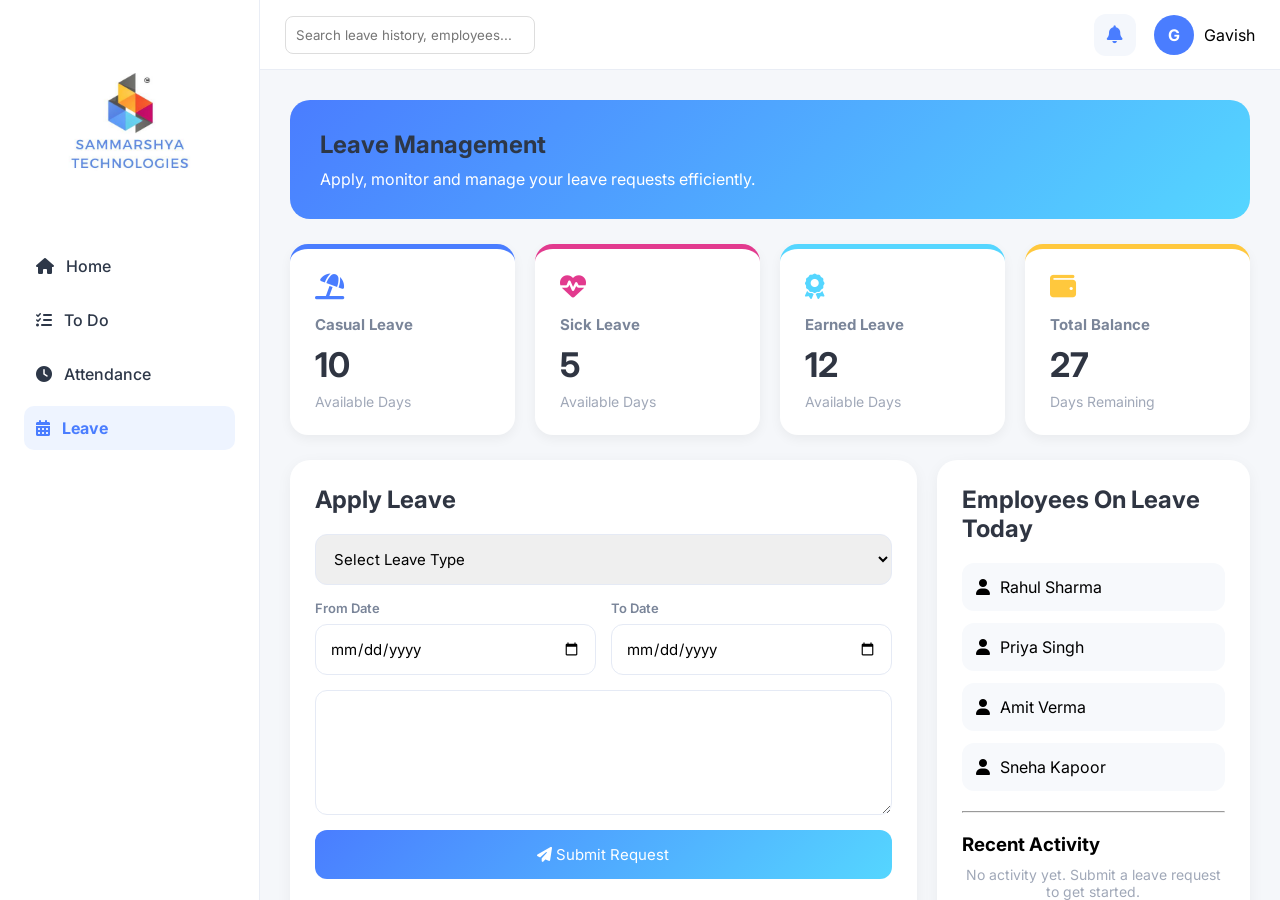
<file: leave.html>
<!DOCTYPE html>
<html lang="en">

<head>
    <meta charset="UTF-8">
    <meta name="viewport" content="width=device-width, initial-scale=1.0">
    <title>Leave Management | Sammarshya Employee Portal</title>

    <link rel="icon" type="image/jpeg" href="assets/logo/logo.jpeg">
    <link rel="preconnect" href="https://fonts.googleapis.com">
    <link rel="preconnect" href="https://fonts.gstatic.com" crossorigin>
    <link href="https://fonts.googleapis.com/css2?family=Inter:wght@400;500;600;700;800&display=swap" rel="stylesheet">

    <link rel="stylesheet" href="css/style.css">
    <link rel="stylesheet" href="css/leave.css">

    <link rel="stylesheet" href="https://cdnjs.cloudflare.com/ajax/libs/font-awesome/6.5.1/css/all.min.css">
    <link rel="stylesheet" href="css/responsive.css">
</head>

<body data-page="leave">

    <div class="container">

        <!-- SIDEBAR -->

        <aside class="sidebar">

            <div class="logo-section">
                <a href="index.html" class="logo-link" aria-label="Go to Home">
                    <img src="assets/logo/logo.jpeg" alt="Logo">
                </a>
            </div>

            <nav class="menu">

                <a href="index.html" class="menu-item">
                    <i class="fa-solid fa-house"></i>
                    Home
                </a>

                <a href="todo.html" class="menu-item">
                    <i class="fa-solid fa-list-check"></i>
                    To Do
                </a>

                <a href="attendance.html" class="menu-item">
                    <i class="fa-solid fa-clock"></i>
                    Attendance
                </a>

                <a href="leave.html" class="menu-item active">
                    <i class="fa-solid fa-calendar-days"></i>
                    Leave
                </a>

            </nav>

        </aside>

        <!-- Sidebar overlay (mobile/tablet) -->
        <div class="sidebar-overlay" id="sidebarOverlay"></div>

        <!-- MAIN CONTENT -->

        <main class="main-content">

            <!-- NAVBAR -->

            <header class="navbar">

                <button class="menu-toggle" id="menuToggle" aria-label="Toggle menu">
                    <i class="fa-solid fa-bars"></i>
                </button>

                <div class="search-box">
                    <input type="text" id="searchInput" placeholder="Search leave history, employees...">
                </div>

                <div class="nav-right">

                    <button class="icon-btn">
                        <i class="fa-solid fa-bell"></i>
                    </button>

                    <div class="profile">

                        <div class="avatar">
                            G
                        </div>

                        <span>Gavish</span>

                    </div>

                </div>

            </header>

            <!-- PAGE CONTENT -->

            <section class="content">

                <!-- HERO -->

                <div class="hero-banner">

                    <h1>Leave Management</h1>

                    <p>
                        Apply, monitor and manage your leave requests efficiently.
                    </p>

                </div>

                <!-- LEAVE BALANCE -->

                <div class="leave-balance">

                    <div class="balance-card casual">

                        <i class="fa-solid fa-umbrella-beach"></i>

                        <h3>Casual Leave</h3>

                        <h2 id="casualBalance">10</h2>

                        <p>Available Days</p>

                    </div>

                    <div class="balance-card sick">

                        <i class="fa-solid fa-heart-pulse"></i>

                        <h3>Sick Leave</h3>

                        <h2 id="sickBalance">5</h2>

                        <p>Available Days</p>

                    </div>

                    <div class="balance-card earned">

                        <i class="fa-solid fa-award"></i>

                        <h3>Earned Leave</h3>

                        <h2 id="earnedBalance">12</h2>

                        <p>Available Days</p>

                    </div>

                    <div class="balance-card total">

                        <i class="fa-solid fa-wallet"></i>

                        <h3>Total Balance</h3>

                        <h2 id="totalBalance">27</h2>

                        <p>Days Remaining</p>

                    </div>

                </div>

                <p id="searchNoResults" class="search-no-results" hidden>
                    No matches found. Try a different search term.
                </p>

                <!-- APPLY LEAVE + TEAM STATUS -->

                <div class="leave-top-grid">

                    <!-- LEFT SIDE -->

                    <div class="leave-form-card">

                        <h2>Apply Leave</h2>

                        <div class="leave-form">

                            <select id="leaveType">

                                <option value="">Select Leave Type</option>
                                <option>Casual Leave</option>
                                <option>Sick Leave</option>
                                <option>Earned Leave</option>

                            </select>

                            <div class="date-group">

                                <div class="date-field">
                                    <label>From Date</label>
                                    <input type="date" id="fromDate">
                                </div>

                                <div class="date-field">
                                    <label>To Date</label>
                                    <input type="date" id="toDate">
                                </div>

                            </div>

                            <textarea id="leaveReason" rows="5" placeholder="Reason for Leave">
    </textarea>

                            <button id="submitLeaveBtn">

                                <i class="fa-solid fa-paper-plane"></i>

                                Submit Request

                            </button>

                        </div>

                        <div class="approval-timeline">

                            <div class="step active">Applied</div>

                            <div class="line"></div>

                            <div class="step active">Manager Review</div>

                            <div class="line"></div>

                            <div class="step">HR Approval</div>

                            <div class="line"></div>

                            <div class="step">Completed</div>

                        </div>

                    </div>

                    <!-- RIGHT SIDE -->

                    <div class="team-leave-card">

                        <h2>Employees On Leave Today</h2>

                        <div class="employee-item searchable">
                            <i class="fa-solid fa-user"></i>
                            Rahul Sharma
                        </div>

                        <div class="employee-item searchable">
                            <i class="fa-solid fa-user"></i>
                            Priya Singh
                        </div>

                        <div class="employee-item searchable">
                            <i class="fa-solid fa-user"></i>
                            Amit Verma
                        </div>

                        <div class="employee-item searchable">
                            <i class="fa-solid fa-user"></i>
                            Sneha Kapoor
                        </div>

                        <hr style="margin:20px 0;">

                        <h3>Recent Activity</h3>

                        <div id="recentActivityList">
                            <p class="empty-state">No activity yet. Submit a leave request to get started.</p>
                        </div>

                    </div>

                </div>

                <!-- CALENDAR + ANALYTICS -->

                <div class="leave-middle-grid">

                    <!-- LEAVE CALENDAR -->

                    <div class="calendar-card">

                        <h2>Leave Calendar</h2>

                        <div class="leave-calendar">

                            <div class="calendar-header">

                                <button id="prevMonthBtn" type="button">
                                    <i class="fa-solid fa-chevron-left"></i>
                                </button>

                                <h3 id="calendarMonthYear"></h3>

                                <button id="nextMonthBtn" type="button">
                                    <i class="fa-solid fa-chevron-right"></i>
                                </button>

                            </div>

                            <div class="calendar-days">

                                <div>Sun</div>
                                <div>Mon</div>
                                <div>Tue</div>
                                <div>Wed</div>
                                <div>Thu</div>
                                <div>Fri</div>
                                <div>Sat</div>

                            </div>

                            <div class="calendar-grid" id="leaveCalendarGrid"></div>
                            <div class="leave-legend">

                                <div class="legend-item">
                                    <span class="legend-box approved-box"></span>
                                    <span>Approved Leave</span>
                                </div>

                                <div class="legend-item">
                                    <span class="legend-box pending-box"></span>
                                    <span>Pending Approval</span>
                                </div>

                                <div class="legend-item">
                                    <span class="legend-box rejected-box"></span>
                                    <span>Rejected Leave</span>
                                </div>

                            </div>
                        </div>

                    </div>



                    <!-- LEAVE ANALYTICS -->

                    <div class="summary-card">

                        <h2>Leave Analytics</h2>

                        <div class="analytics-circle">

                            <svg width="180" height="180" viewBox="0 0 180 180">

                                <defs>

                                    <linearGradient id="leaveGradient">

                                        <stop offset="0%" stop-color="#4A7DFF" />

                                        <stop offset="50%" stop-color="#55D6FF" />

                                        <stop offset="100%" stop-color="#E23A8E" />

                                    </linearGradient>

                                </defs>

                                <circle class="analytics-bg" cx="90" cy="90" r="70">
                                </circle>

                                <circle class="analytics-fill" id="leaveProgressRing" cx="90" cy="90" r="70">
                                </circle>

                            </svg>

                            <div class="circle-inner">

                                <h2 id="leaveUsedPercent">0%</h2>

                                <span>Used</span>

                            </div>

                        </div>

                        <div class="analytics-stats">

                            <div class="analytics-row">
                                <span>
                                    <i class="fa-solid fa-circle-check"></i>
                                    Approved
                                </span>
                                <strong id="approvedCount">0</strong>
                            </div>

                            <div class="analytics-row">
                                <span>
                                    <i class="fa-solid fa-hourglass-half"></i>
                                    Pending
                                </span>
                                <strong id="pendingCount">0</strong>
                            </div>

                            <div class="analytics-row">
                                <span>
                                    <i class="fa-solid fa-circle-xmark"></i>
                                    Rejected
                                </span>
                                <strong id="rejectedCount">0</strong>
                            </div>

                            <div class="analytics-row">
                                <span>
                                    <i class="fa-solid fa-calendar-check"></i>
                                    Used Leaves
                                </span>
                                <strong id="usedLeavesCount">0</strong>
                            </div>

                        </div>

                    </div>
                    <!-- LEAVE HISTORY -->

                    <div class="history-card">

                        <div class="history-header">

                            <h2>Leave History</h2>

                            <button id="exportLeaveBtn" type="button">
                                Export
                            </button>

                        </div>

                        <div class="table-scroll">
                            <table>

                                <thead>

                                    <tr>

                                        <th>Leave Type</th>

                                        <th>From</th>

                                        <th>To</th>

                                        <th>Days</th>

                                        <th>Status</th>

                                        <th>Action</th>

                                    </tr>

                                </thead>

                                <tbody id="leaveHistoryBody">

                                    <!-- Leave requests will be added automatically by JavaScript -->

                                </tbody>

                            </table>
                        </div>

                    </div>

            </section>

        </main>

    </div>

    <script src="js/leave.js"></script>
    <script src="js/search.js"></script>
    <script src="js/responsive.js"></script>

</body>

</html>
</file>
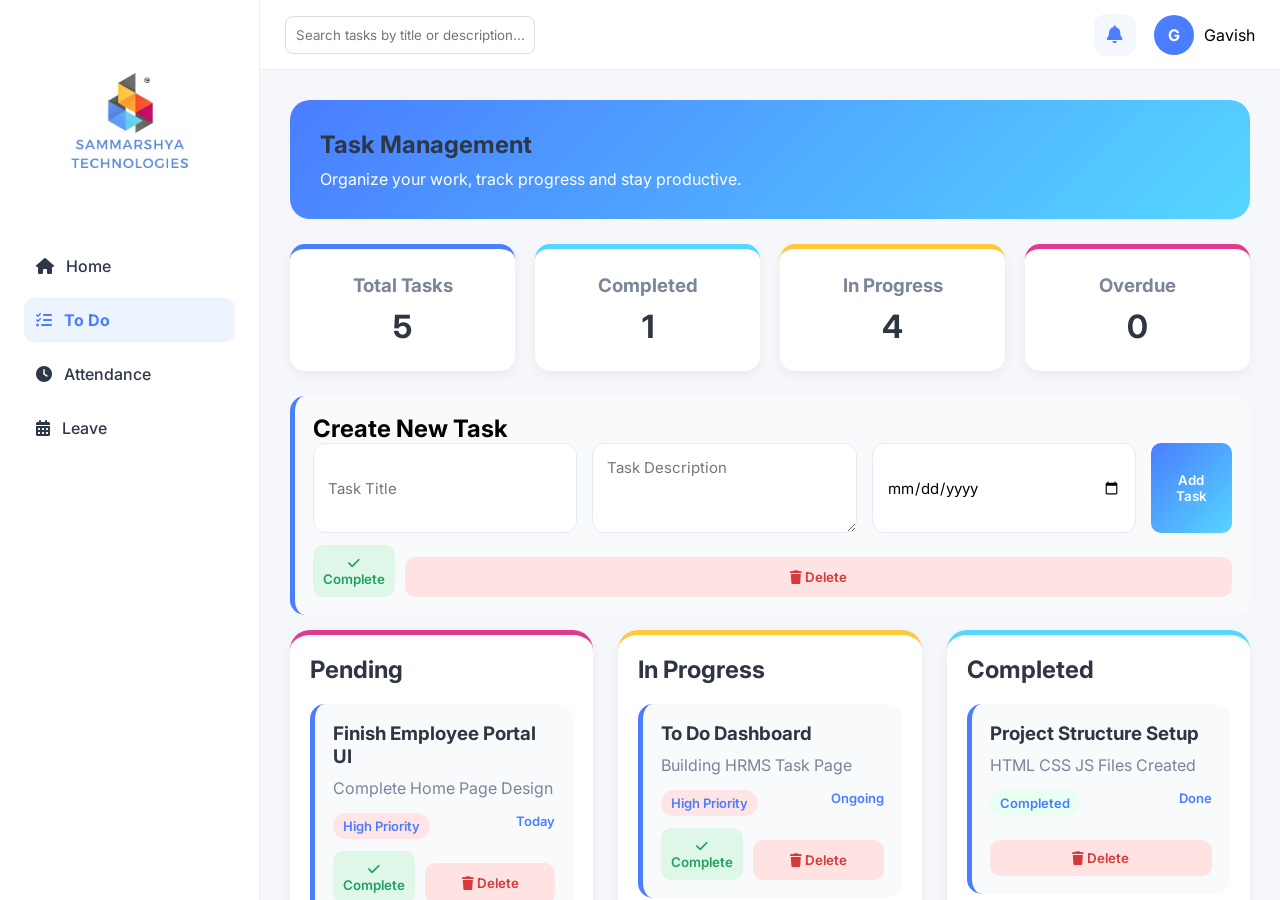
<file: todo.html>
<!DOCTYPE html>
<html lang="en">

<head>
    <meta charset="UTF-8">
    <meta name="viewport" content="width=device-width, initial-scale=1.0">
    <title>To Do | Sammarshya Employee Portal</title>

    <link rel="icon" type="image/jpeg" href="assets/logo/logo.jpeg">
    <link rel="preconnect" href="https://fonts.googleapis.com">
    <link rel="preconnect" href="https://fonts.gstatic.com" crossorigin>
    <link href="https://fonts.googleapis.com/css2?family=Inter:wght@400;500;600;700;800&display=swap" rel="stylesheet">

    <link rel="stylesheet" href="css/style.css">
    <link rel="stylesheet" href="css/todo.css">

    <link rel="stylesheet" href="https://cdnjs.cloudflare.com/ajax/libs/font-awesome/6.5.1/css/all.min.css">
    <link rel="stylesheet" href="css/responsive.css">
</head>

<body data-page="todo">

    <div class="container">

        <!-- SIDEBAR -->

        <aside class="sidebar">

            <div class="logo-section">
                <a href="index.html" class="logo-link" aria-label="Go to Home">
                    <img src="assets/logo/logo.jpeg" alt="Logo">
                </a>
            </div>

            <nav class="menu">

                <a href="index.html" class="menu-item">
                    <i class="fa-solid fa-house"></i>
                    Home
                </a>

                <a href="todo.html" class="menu-item active">
                    <i class="fa-solid fa-list-check"></i>
                    To Do
                </a>

                <a href="attendance.html" class="menu-item">
                    <i class="fa-solid fa-clock"></i>
                    Attendance
                </a>

                <a href="leave.html" class="menu-item">
                    <i class="fa-solid fa-calendar-days"></i>
                    Leave
                </a>

            </nav>

        </aside>

        <!-- Sidebar overlay (mobile/tablet) -->
        <div class="sidebar-overlay" id="sidebarOverlay"></div>

        <!-- MAIN CONTENT -->

        <main class="main-content">

            <!-- NAVBAR -->

            <header class="navbar">

                <button class="menu-toggle" id="menuToggle" aria-label="Toggle menu">
                    <i class="fa-solid fa-bars"></i>
                </button>

                <div class="search-box">
                    <input type="text" id="searchInput" placeholder="Search tasks by title or description...">
                </div>

                <div class="nav-right">

                    <button class="icon-btn">
                        <i class="fa-solid fa-bell"></i>
                    </button>

                    <div class="profile">

                        <div class="avatar">
                            G
                        </div>

                        <span>Gavish</span>

                    </div>

                </div>

            </header>

            <!-- PAGE CONTENT -->

            <section class="content">

                <!-- HERO -->

                <div class="hero-banner">

                    <h1>Task Management</h1>

                    <p>
                        Organize your work, track progress and stay productive.
                    </p>

                </div>

                <!-- STATS -->

                <div class="task-stats">

                    <div class="stat-card total">
                        <h3>Total Tasks</h3>
                        <h2 id="totalTasksCount">0</h2>
                    </div>

                    <div class="stat-card completed">
                        <h3>Completed</h3>
                        <h2 id="completedTasksCount">0</h2>
                    </div>

                    <div class="stat-card progress">
                        <h3>In Progress</h3>
                        <h2 id="pendingTasksCount">0</h2>
                    </div>

                    <div class="stat-card overdue">
                        <h3>Overdue</h3>
                        <h2 id="overdueTasksCount">0</h2>
                    </div>

                </div>

                <!-- ADD TASK -->

                <div class="task-card" draggable="true">

                    <h2>Create New Task</h2>

                    <div class="task-form">

                        <input type="text" id="taskInput" placeholder="Task Title">

                        <textarea id="taskDescription" placeholder="Task Description">
</textarea>

                        <input type="date" id="taskDate">

                        <button id="addTaskBtn">
                            Add Task
                        </button>
                    </div>

                </div>

                <p id="searchNoResults" class="search-no-results" hidden>
                    No matching tasks found. Try a different search term.
                </p>

                <!-- TASK BOARD -->

                <div class="task-board">

                    <!-- Pending -->
                    <div class="task-column dropzone" id="pendingColumn">

                        <h2>Pending</h2>

                        <div class="task-card" draggable="true">

                            <h3>Finish Employee Portal UI</h3>

                            <p>
                                Complete Home Page Design
                            </p>

                            <div class="task-footer">

                                <span class="priority high">
                                    High Priority
                                </span>

                                <span class="due-date">
                                    Today
                                </span>

                            </div>

                        </div>

                        <div class="task-card" draggable="true">

                            <h3>Meeting With Manager</h3>

                            <p>
                                Discuss Attendance Module
                            </p>

                            <div class="task-footer">

                                <span class="priority medium">
                                    Medium Priority
                                </span>

                                <span class="due-date">
                                    Tomorrow
                                </span>

                            </div>

                        </div>

                    </div>

                    <!-- In Progress -->

                    <div class="task-column dropzone" id="progressColumn">

                        <h2>In Progress</h2>

                        <div class="task-card" draggable="true">

                            <h3>To Do Dashboard</h3>

                            <p>
                                Building HRMS Task Page
                            </p>

                            <div class="task-footer">

                                <span class="priority high">
                                    High Priority
                                </span>

                                <span class="due-date">
                                    Ongoing
                                </span>

                            </div>

                        </div>

                    </div>

                    <!-- Completed -->

                    <!-- Completed -->

                    <div class="task-column dropzone" id="completedColumn">

                        <h2>Completed</h2>
                        <div class="task-card" draggable="true">

                            <h3>Project Structure Setup</h3>

                            <p>
                                HTML CSS JS Files Created
                            </p>

                            <div class="task-footer">

                                <span class="priority low">
                                    Completed
                                </span>

                                <span class="due-date">
                                    Done
                                </span>

                            </div>

                        </div>

                    </div>

                </div>

                <!-- RECENT ACTIVITY -->

                <div class="productivity-panel">

                    <div class="productivity-left">

                        <h2>Today's Productivity</h2>

                        <div class="progress-ring">

                            <svg width="180" height="180" viewBox="0 0 180 180">

                                <defs>
                                    <linearGradient id="gradient">
                                        <stop offset="0%" stop-color="#4A7DFF" />
                                        <stop offset="50%" stop-color="#55D6FF" />
                                        <stop offset="100%" stop-color="#E23A8E" />
                                    </linearGradient>
                                </defs>

                                <circle class="progress-bg" cx="90" cy="90" r="70"></circle>

                                <circle id="productivityRing" class="progress-fill" cx="90" cy="90" r="70">
                                </circle>

                            </svg>

                            <div class="progress-text">
                                <h2 id="efficiencyPercent">25%</h2>
                                <span>Efficiency</span>
                            </div>

                        </div>

                    </div>
                    <div class="productivity-right">

                        <div class="metric-card">
                            <h3>Tasks Completed</h3>
                            <p id="completedMetric">0</p>
                        </div>

                        <div class="metric-card">
                            <h3>Pending Tasks</h3>
                            <p id="pendingMetric">0</p>
                        </div>

                        <div class="metric-card">
                            <h3>Hours Worked</h3>
                            <p id="hoursWorkedMetric">7h 32m</p>
                        </div>

                        <div class="metric-card">
                            <h3>Efficiency</h3>
                            <p id="efficiencyMetric">0%</p>
                        </div>

                    </div>

                </div>
            </section>

        </main>

    </div>

    <script src="js/todo.js"></script>
    <script src="js/search.js"></script>
    <script src="js/responsive.js"></script>

</body>

</html>
</file>
<file: css/style.css>
/* RESET */

* {
    margin: 0;
    padding: 0;
    box-sizing: border-box;
    font-family: Arial, sans-serif;
}

/* COLORS */

:root {
    --primary: #4A7DFF;
    --secondary: #55D6FF;
    --yellow: #FFC83D;
    --pink: #E23A8E;
    --dark: #2D3748;
    --light: #F5F7FA;
    --white: #FFFFFF;
}

/* LAYOUT */

.container {
    display: flex;
    min-height: 100vh;
    background: var(--light);
}

/* SIDEBAR */

.sidebar {
    width: 260px;
    background: white;
    border-right: 1px solid #e9edf5;
    padding: 24px;

    position: fixed;
    left: 0;
    top: 0;
    height: 100vh;

    overflow: hidden;
}

.logo-section {
    margin-bottom: 40px;
    text-align: center;
}

.logo-section h2 {
    color: var(--primary);
}

.menu {
    display: flex;
    flex-direction: column;
    gap: 10px;
}

.menu-item {
    text-decoration: none;
    color: var(--dark);
    padding: 12px;
    border-radius: 10px;
    transition: 0.3s;

    display: flex;
    align-items: center;
    gap: 12px;

    font-weight: 500;
}

.menu-item:hover {
    background: #eef4ff;
}

.active {
    background: #eef4ff;
    color: var(--primary);
    font-weight: bold;
}

/* MAIN CONTENT */

.main-content {
    margin-left: 260px;
    flex: 1;
    height: 100vh;
    overflow-y: auto;
}

/* NAVBAR */

.navbar {
    height: 70px;
    background: white;

    display: flex;
    justify-content: space-between;
    align-items: center;

    padding: 0 25px;

    border-bottom: 1px solid #e9edf5;

    position: sticky;
    top: 0;
    z-index: 100;
}

body {
    overflow: hidden;
}

.search-box input {
    padding: 10px;
    width: 250px;
    border: 1px solid #ddd;
    border-radius: 8px;
}

.nav-right {
    display: flex;
    align-items: center;
    gap: 15px;
}

.icon-btn {
    border: none;
    background: none;
    font-size: 20px;
    cursor: pointer;
}



/* CONTENT */

.content {
    padding: 30px;
}

.content h1 {
    color: var(--dark);
    margin-bottom: 10px;
}

.menu-item {
    display: flex;
    align-items: center;
    gap: 12px;
}

.logo-section p {
    color: #7A8599;
    font-size: 14px;
}

.profile {
    display: flex;
    align-items: center;
    gap: 10px;
    cursor: pointer;
}

.avatar {
    width: 40px;
    height: 40px;

    border-radius: 50%;

    background: #4A7DFF;

    color: white;

    display: flex;
    justify-content: center;
    align-items: center;

    font-weight: bold;
}

.logo-section img {
    width: 180px;
    height: auto;
    display: block;
    margin: 0 auto 10px;
}

.nav-right {
    display: flex;
    align-items: center;
    gap: 18px;
}

.icon-btn {
    width: 42px;
    height: 42px;
    border: none;
    border-radius: 12px;
    background: #F4F7FC;
    cursor: pointer;

    display: flex;
    justify-content: center;
    align-items: center;

    transition: .3s;
}

.icon-btn i {
    font-size: 18px;
    color: #4A7DFF;
}

.icon-btn:hover {
    transform: translateY(-2px);
    background: #EAF0FF;
}
</file>
<file: css/leave.css>
/* HERO */

.hero-banner {
    background: linear-gradient(135deg,
            #4A7DFF,
            #55D6FF);

    color: white;

    padding: 30px;

    border-radius: 20px;

    margin-bottom: 25px;
}

/* LEAVE BALANCE */

.leave-balance {
    display: grid;

    grid-template-columns:
        repeat(4, 1fr);

    gap: 20px;

    margin-bottom: 25px;
}


.balance-card:hover {
    transform: translateY(-5px);
}

.balance-card h3 {
    font-size: 15px;
    margin-bottom: 10px;
}

.balance-card h2 {
    font-size: 34px;
    margin-bottom: 8px;
}

/* LEAVE BALANCE */

.leave-balance {
    display: grid;
    grid-template-columns: repeat(4, 1fr);
    gap: 20px;
    margin-bottom: 25px;
}

.balance-card {

    background: white;

    padding: 25px;

    border-radius: 18px;

    box-shadow:
        0 4px 12px rgba(0, 0, 0, 0.05);

    transition: 0.3s;
}

.balance-card:hover {

    transform: translateY(-5px);

    box-shadow:
        0 8px 20px rgba(0, 0, 0, 0.08);
}

.balance-card h3 {

    color: #7A8599;

    font-size: 15px;

    margin-bottom: 10px;
}

.balance-card h2 {

    color: #2F3542;

    font-size: 34px;

    margin-bottom: 8px;
}

.balance-card p {

    color: #A0A8B8;

    font-size: 14px;
}

/* TOP GRID */

.leave-top-grid {
    display: grid;
    grid-template-columns: 2fr 1fr;
    gap: 20px;
    margin-top: 25px;
}

/* APPLY FORM */

.leave-form-card,
.team-leave-card,
.calendar-card,
.summary-card,
.history-card {

    background: white;

    border-radius: 20px;

    padding: 25px;

    box-shadow:
        0 4px 15px rgba(0, 0, 0, 0.05);
}

.leave-form-card h2,
.team-leave-card h2,
.calendar-card h2,
.summary-card h2,
.history-card h2 {
    color: #2F3542;
    margin-bottom: 20px;
}

.leave-form {
    display: flex;

    flex-direction: column;

    gap: 15px;
}

.leave-form select,
.leave-form input,
.leave-form textarea {

    padding: 14px;

    border: 1px solid #E5EAF5;

    border-radius: 12px;

    font-size: 15px;

    outline: none;
}

.leave-form select:focus,
.leave-form input:focus,
.leave-form textarea:focus {

    border-color: #4A7DFF;
}

.leave-form button {

    border: none;

    padding: 15px;

    background:
        linear-gradient(135deg,
            #4A7DFF,
            #55D6FF);

    color: white;

    border-radius: 12px;

    font-size: 15px;

    cursor: pointer;

    transition: 0.3s;
}

.leave-form button:hover {
    transform: translateY(-3px);
}

/* TEAM CARD */

.employee-item {

    background: #F7F9FC;

    padding: 14px;

    border-radius: 12px;

    margin-bottom: 12px;

    display: flex;

    align-items: center;

    gap: 10px;
}

/* MIDDLE GRID */

.leave-middle-grid {

    display: grid;

    grid-template-columns:
        2fr 1fr;

    gap: 20px;

    margin-bottom: 25px;
}

.calendar-placeholder {

    height: 220px;

    border: 2px dashed #DDE5F2;

    border-radius: 15px;

    display: flex;

    flex-direction: column;

    justify-content: center;

    align-items: center;

    gap: 15px;
}

.calendar-placeholder i {
    font-size: 55px;
    color: #4A7DFF;
}

/* SUMMARY */

.summary-item {

    display: flex;

    justify-content: space-between;

    padding: 14px 0;

    border-bottom: 1px solid #F0F2F5;
}

.summary-item strong {
    color: #4A7DFF;
}

/* HISTORY */

.history-header {

    display: flex;

    justify-content: space-between;

    align-items: center;

    margin-bottom: 20px;
}

.history-header button {

    border: none;

    background: #4A7DFF;

    color: white;

    padding: 10px 18px;

    border-radius: 10px;

    cursor: pointer;
}

table {

    width: 100%;

    border-collapse: collapse;
}

th {

    text-align: left;

    padding: 15px;

    background: #F7F9FC;

    color: #2F3542;
}

td {

    padding: 15px;

    border-bottom: 1px solid #F0F2F5;
}

/* STATUS */

.approved {

    background: #DFF7E8;

    color: #22A060;

    padding: 6px 12px;

    border-radius: 20px;

    font-size: 13px;
}

.pending {

    background: #FFF3D9;

    color: #E19B00;

    padding: 6px 12px;

    border-radius: 20px;

    font-size: 13px;
}

.rejected {

    background: #FFE2E2;

    color: #D63939;

    padding: 6px 12px;

    border-radius: 20px;

    font-size: 13px;
}

.casual {
    border-top: 5px solid #4A7DFF;
}

.sick {
    border-top: 5px solid #E23A8E;
}

.earned {
    border-top: 5px solid #55D6FF;
}

.total {
    border-top: 5px solid #FFC83D;
}

.balance-card i {

    font-size: 26px;

    margin-bottom: 15px;
}

.casual i {
    color: #4A7DFF;
}

.sick i {
    color: #E23A8E;
}

.earned i {
    color: #55D6FF;
}

.total i {
    color: #FFC83D;
}

/* CALENDAR */

.leave-calendar {
    background: #fff;
}

.calendar-header {
    display: flex;
    justify-content: space-between;
    align-items: center;
    margin-bottom: 20px;
}

.calendar-header button {
    border: none;
    background: #F4F7FC;
    width: 38px;
    height: 38px;
    border-radius: 10px;
    cursor: pointer;
}

.calendar-header h3 {
    color: #2F3542;
}

.calendar-days {
    display: grid;
    grid-template-columns: repeat(7, 1fr);
    text-align: center;
    font-weight: 600;
    color: #7A8599;
    margin-bottom: 10px;
}

.calendar-grid {
    display: grid;
    grid-template-columns: repeat(7, 1fr);
    gap: 8px;
}

.calendar-grid div {

    height: 42px;

    display: flex;

    justify-content: center;

    align-items: center;

    border-radius: 10px;

    background: #F7F9FC;

    font-weight: 500;

    cursor: pointer;

    transition: 0.3s;
}

.calendar-grid div:hover {
    transform: translateY(-2px);
}

.empty {
    visibility: hidden;
}

.leave-approved {
    background: #DFF7E8 !important;
    color: #22A060;
    font-weight: 700;
}

.leave-pending {
    background: #FFF3D9 !important;
    color: #D49400;
    font-weight: 700;
}

.leave-rejected {
    background: #FFE2E2 !important;
    color: #D63939;
    font-weight: 700;
}

.activity-item {
    padding: 12px;
    margin-top: 10px;
    border-radius: 10px;
    font-size: 14px;
}

.approved-act {
    background: #DFF7E8;
    color: #22A060;
}

.pending-act {
    background: #FFF3D9;
    color: #D49400;
}

.rejected-act {
    background: #FFE2E2;
    color: #D63939;
}

.approval-timeline {

    display: flex;

    align-items: center;

    margin-top: 25px;
}

.step {

    background: #F4F7FC;

    padding: 10px 16px;

    border-radius: 20px;

    font-size: 13px;
}

.step.active {

    background: #4A7DFF;

    color: white;
}

.line {

    height: 2px;

    flex: 1;

    background: #DDE5F2;
}

/* ANALYTICS CARD */


.analytics-circle {

    position: relative;

    width: 180px;
    height: 180px;

    margin: 25px auto;
}

.circle-inner {
    width: 130px;
    height: 130px;
    background: white;
    border-radius: 50%;
}

.analytics-stats {

    margin-top: 25px;
}

.analytics-row {

    display: flex;

    justify-content: space-between;

    padding: 12px 0;

    border-bottom: 1px solid #F0F2F5;
}

.analytics-row span {

    color: #7A8599;
}

.analytics-row strong {

    color: #2F3542;
}

.history-header button {
    border: none;
    background: #4A7DFF;
    color: white;
    padding: 10px 18px;
    border-radius: 10px;
    cursor: pointer;
    font-weight: 600;
    transition: .3s;
}

.history-header button:hover {
    transform: translateY(-2px);
    box-shadow: 0 8px 20px rgba(74, 125, 255, .25);
}




.analytics-bg {

    fill: none;

    stroke: #E9EEF7;

    stroke-width: 12;
}

.analytics-fill {

    fill: none;

    stroke: url(#leaveGradient);

    stroke-width: 12;

    stroke-linecap: round;

    transform: rotate(-90deg);

    transform-origin: center;

    stroke-dasharray: 440;

    stroke-dashoffset: 110;
}

.circle-inner {
    width: 130px;
    height: 130px;
    background: white;
    border-radius: 50%;
}

.circle-inner h2 {
    margin: 0;
    font-size: 32px;
    color: #2F3542;
    line-height: 1;
}

.circle-inner span {
    margin-top: 6px;
    color: #7A8599;
    font-size: 14px;
}

.analytics-row i {

    color: #4A7DFF;

    margin-right: 8px;
}

/* ANALYTICS RING */

.analytics-circle {
    width: 180px;
    height: 180px;

    margin: 25px auto;

    position: relative;

    display: flex;
    justify-content: center;
    align-items: center;
}

.analytics-circle svg {
    position: absolute;
    top: 0;
    left: 0;
}

.analytics-bg {
    fill: none;
    stroke: #E9EEF7;
    stroke-width: 12;
}

.analytics-fill {
    fill: none;
    stroke: url(#leaveGradient);
    stroke-width: 12;
    stroke-linecap: round;

    transform: rotate(-90deg);
    transform-origin: center;

    stroke-dasharray: 440;
    stroke-dashoffset: 110;
}

.circle-inner {
    position: absolute;

    width: 130px;
    height: 130px;

    background: white;
    border-radius: 50%;

    display: flex;
    flex-direction: column;

    justify-content: center;
    align-items: center;

    box-shadow: 0 4px 12px rgba(0, 0, 0, 0.05);
}

.circle-inner h2 {
    margin: 0;
    font-size: 32px;
    font-weight: 700;
    color: #2F3542;
    line-height: 1;
}

.circle-inner span {
    margin-top: 6px;
    color: #7A8599;
    font-size: 14px;
}

.view-btn {
    border: none;

    background: linear-gradient(135deg,
            #4A7DFF,
            #55D6FF);

    color: white;

    padding: 8px 18px;

    border-radius: 30px;

    font-size: 13px;

    font-weight: 600;

    cursor: pointer;

    transition: all 0.3s ease;

    display: inline-flex;
    align-items: center;
    gap: 6px;

    box-shadow:
        0 4px 12px rgba(74, 125, 255, 0.25);
}

.view-btn:hover {

    transform: translateY(-2px);

    box-shadow:
        0 8px 18px rgba(74, 125, 255, 0.35);
}

.view-btn:active {

    transform: scale(0.96);
}

.leave-legend {

    display: flex;

    justify-content: center;

    gap: 30px;

    margin-top: 25px;

    padding: 16px 20px;

    background: #F8FAFD;

    border: 1px solid #E5EAF5;

    border-radius: 14px;

    flex-wrap: wrap;
}

.leave-legend .legend-item {

    display: flex;

    align-items: center;

    gap: 10px;

    font-size: 14px;

    font-weight: 600;

    color: #6B7280;
}

.leave-legend .legend-box {

    width: 18px;

    height: 18px;

    border-radius: 6px;
}

.approved-box {

    background: #DFF7E8;

    border: 1px solid #22A060;
}

.pending-box {

    background: #FFF3D9;

    border: 1px solid #D49400;
}

.rejected-box {

    background: #FFE2E2;

    border: 1px solid #D63939;
}

.date-group {
    display: flex;
    gap: 15px;
}

.date-field {
    flex: 1;
    display: flex;
    flex-direction: column;
}

.date-field label {
    font-size: 13px;
    font-weight: 600;
    color: #7A8599;
    margin-bottom: 8px;
}

.action-buttons {

    display: flex;

    gap: 8px;

    justify-content: center;

}

.approve-btn {

    background: #22A060;

    color: white;

    border: none;

    padding: 8px 12px;

    border-radius: 8px;

    cursor: pointer;

    font-size: 13px;

}

.reject-btn {

    background: #E23A3A;

    color: white;

    border: none;

    padding: 8px 12px;

    border-radius: 8px;

    cursor: pointer;

    font-size: 13px;

}

.delete-btn {

    background: #555;

    color: white;

    border: none;

    padding: 8px 12px;

    border-radius: 8px;

    cursor: pointer;

    font-size: 13px;

}

.status {

    padding: 6px 12px;

    border-radius: 30px;

    font-weight: 600;

}

.status.pending {

    background: #FFF4D6;

    color: #C88A00;

}

.status.approved {

    background: #DFF7E8;

    color: #22A060;

}

.status.rejected {

    background: #FFE2E2;

    color: #D63939;

}
</file>
<file: css/responsive.css>
/* ==========================================================================
   RESPONSIVE.CSS
   Shared responsive layer for the Sammarshya Employee Portal.
   Loaded last on every page so it can safely override the page-specific
   stylesheets (style.css + home/attendance/leave/todo.css) without editing
   them directly.

   Breakpoints:
     Desktop  : > 1024px  (default / unchanged design)
     Tablet   : 769px - 1024px
     Mobile   : <= 768px
     Small    : <= 480px
   ========================================================================== */

/* ---------- Professional typography ---------- */
* {
    font-family: 'Inter', Arial, sans-serif;
}

/* ---------- Search states ---------- */
.search-box input:focus {
    outline: none;
    border-color: var(--primary);
    box-shadow: 0 0 0 3px rgba(74, 125, 255, 0.12);
}

.search-no-results {
    text-align: center;
    color: #7A8599;
    background: #F7F9FC;
    border: 1px dashed #DCE3F0;
    border-radius: 14px;
    padding: 16px;
    margin: -6px 0 20px;
    font-size: 14px;
}

.empty-state {
    color: #A0A8B8;
    font-size: 14px;
    text-align: center;
    padding: 14px 0;
}

/* ---------- Global: never allow sideways scrolling ---------- */
html, body {
    max-width: 100%;
    overflow-x: hidden;
}

.container,
.main-content,
.content {
    max-width: 100%;
    overflow-x: hidden;
}

img, svg, table {
    max-width: 100%;
}

/* ---------- Clickable logo -> Home ---------- */
.logo-link {
    display: block;
    text-decoration: none;
    cursor: pointer;
}

/* ---------- Search: no-results state ---------- */
.search-no-results {
    text-align: center;
    color: #7A8599;
    background: #F7F9FC;
    border: 1px dashed #DCE3EE;
    border-radius: 14px;
    padding: 16px;
    margin-bottom: 20px;
    font-size: 14px;
}

/* ---------- Recent activity / empty states ---------- */
.empty-state {
    color: #A0A8B8;
    font-size: 14px;
    padding: 10px 0;
}

/* ---------- Hamburger menu button (desktop: hidden) ---------- */
.menu-toggle {
    display: none;
    width: 42px;
    height: 42px;
    border: none;
    border-radius: 12px;
    background: #F4F7FC;
    color: var(--primary);
    font-size: 18px;
    cursor: pointer;
    align-items: center;
    justify-content: center;
    flex-shrink: 0;
    transition: .3s;
}

.menu-toggle:hover {
    background: #EAF0FF;
}

/* ---------- Sidebar overlay (mobile/tablet drawer backdrop) ---------- */
.sidebar-overlay {
    display: none;
    position: fixed;
    inset: 0;
    background: rgba(20, 26, 41, 0.45);
    z-index: 1200;
    opacity: 0;
    transition: opacity .3s ease;
}

.sidebar-overlay.active {
    display: block;
    opacity: 1;
}

/* Prevent background scroll while the drawer is open */
body.sidebar-locked {
    overflow: hidden;
}

/* ==========================================================================
   TABLET & MOBILE (<= 1024px)
   Sidebar becomes an off-canvas drawer, opened via the hamburger button.
   ========================================================================== */
@media (max-width: 1024px) {

    .menu-toggle {
        display: flex;
    }

    .sidebar {
        width: 260px;
        transform: translateX(-100%);
        transition: transform .3s ease;
        z-index: 1300;
    }

    .sidebar.open {
        transform: translateX(0);
        box-shadow: 8px 0 30px rgba(0, 0, 0, .15);
    }

    .main-content {
        margin-left: 0;
        width: 100%;
    }

    .navbar {
        padding: 0 16px;
        gap: 12px;
    }

    .search-box {
        flex: 1;
        min-width: 0;
    }

    .search-box input {
        width: 100%;
        min-width: 0;
    }

    .nav-right span {
        display: none; /* keep the avatar, hide the name label to save space */
    }

    .content {
        padding: 20px;
    }

    /* ----- Home page ----- */
    .quick-access {
        grid-template-columns: repeat(2, 1fr);
    }

    .dashboard-grid {
        grid-template-columns: 1fr;
    }

    /* ----- Attendance page ----- */
    .attendance-stats {
        grid-template-columns: repeat(2, 1fr);
    }

    .attendance-top-grid,
    .attendance-middle-grid {
        grid-template-columns: 1fr;
    }

    /* ----- Leave page ----- */
    .leave-balance {
        grid-template-columns: repeat(2, 1fr);
    }

    .leave-top-grid,
    .leave-middle-grid {
        grid-template-columns: 1fr;
    }

    /* ----- To Do page ----- */
    .task-stats {
        grid-template-columns: repeat(2, 1fr);
    }

    .task-board {
        grid-template-columns: 1fr;
    }

    .productivity-panel {
        flex-direction: column;
        align-items: center;
        text-align: center;
    }

    .productivity-left,
    .productivity-right {
        width: 100%;
    }
}

/* ==========================================================================
   MOBILE (<= 768px)
   ========================================================================== */
@media (max-width: 768px) {

    .navbar {
        height: 64px;
        padding: 0 14px;
    }

    .search-box input {
        padding: 8px 10px;
        font-size: 14px;
    }

    .content {
        padding: 16px;
    }

    .hero-banner {
        padding: 20px;
        border-radius: 16px;
    }

    .hero-banner h1 {
        font-size: 22px;
    }

    /* ----- Home ----- */
    .quick-access {
        gap: 12px;
    }

    .quick-card {
        padding: 18px;
    }

    .panel {
        min-height: unset;
        padding: 18px;
    }

    .timer-section h1 {
        font-size: 32px;
    }

    /* ----- Attendance ----- */
    .attendance-stats {
        gap: 12px;
    }

    .attendance-card {
        padding: 16px;
    }

    .attendance-card h2 {
        font-size: 26px;
    }

    .attendance-top-grid,
    .attendance-middle-grid {
        gap: 14px;
    }

    .session-card,
    .attendance-analytics,
    .chart-card,
    .insights-card,
    .calendar-card {
        padding: 18px;
    }

    .analytics-circle,
    .progress-ring {
        width: 140px;
        height: 140px;
        margin: 20px auto;
    }

    .analytics-circle svg,
    .progress-ring svg {
        width: 140px;
        height: 140px;
    }

    .circle-inner {
        width: 100px;
        height: 100px;
        top: 20px;
        left: 20px;
    }

    .circle-inner h2 {
        font-size: 22px;
    }

    .calendar-grid div {
        height: 34px;
        font-size: 13px;
    }

    .calendar-legend {
        gap: 12px;
        padding: 10px 14px;
    }

    .legend-item {
        font-size: 12px;
    }

    /* ----- Leave ----- */
    .leave-balance {
        gap: 12px;
    }

    .balance-card {
        padding: 16px;
    }

    .leave-form-card,
    .team-leave-card,
    .calendar-card,
    .summary-card,
    .history-card {
        padding: 18px;
    }

    .date-group {
        flex-direction: column;
        gap: 12px;
    }

    /* Vertical stepper instead of a horizontally scrolling timeline */
    .approval-timeline {
        flex-direction: column;
        align-items: flex-start;
        gap: 0;
    }

    .approval-timeline .step {
        width: 100%;
    }

    .approval-timeline .line {
        flex: none;
        width: 2px;
        height: 16px;
        margin-left: 22px;
    }

    /* Leave history table becomes a stacked card list — no horizontal scroll */
    .table-scroll table,
    .table-scroll thead,
    .table-scroll tbody,
    .table-scroll th,
    .table-scroll td,
    .table-scroll tr {
        display: block;
        width: 100%;
    }

    .table-scroll thead {
        position: absolute;
        left: -9999px;
    }

    .table-scroll tbody tr {
        background: #F7F9FC;
        border: 1px solid #EDF1F7;
        border-radius: 14px;
        padding: 6px 14px;
        margin-bottom: 12px;
    }

    .table-scroll tbody tr:last-child {
        margin-bottom: 0;
    }

    .table-scroll td {
        display: flex;
        justify-content: space-between;
        align-items: center;
        gap: 12px;
        padding: 10px 0;
        border-bottom: 1px solid #E9EDF5;
        text-align: right;
    }

    .table-scroll td:last-child {
        border-bottom: none;
    }

    .table-scroll td::before {
        content: attr(data-label);
        font-weight: 600;
        font-size: 13px;
        color: #7A8599;
        text-align: left;
        flex-shrink: 0;
    }

    .table-scroll td.action-cell {
        flex-direction: column;
        align-items: stretch;
    }

    .table-scroll td.action-cell::before {
        margin-bottom: 8px;
    }

    .table-scroll .action-buttons {
        justify-content: flex-start;
        flex-wrap: wrap;
    }

    .history-header {
        flex-wrap: wrap;
        gap: 10px;
    }

    /* ----- To Do ----- */
    .task-stats {
        gap: 12px;
    }

    .stat-card {
        padding: 18px;
    }

    .task-form {
        flex-direction: column;
    }

    .productivity-panel {
        padding: 20px;
        gap: 24px;
    }
}

/* ==========================================================================
   SMALL MOBILE (<= 480px)
   ========================================================================== */
@media (max-width: 480px) {

    .quick-access,
    .attendance-stats,
    .leave-balance,
    .task-stats {
        grid-template-columns: 1fr;
    }

    .nav-right {
        gap: 10px;
    }

    .search-box input {
        font-size: 13px;
    }

    .hero-banner h1 {
        font-size: 20px;
    }

    .hero-banner p {
        font-size: 14px;
    }

    .timer-section h1 {
        font-size: 28px;
    }

    .analytics-circle,
    .progress-ring {
        width: 120px;
        height: 120px;
    }

    .analytics-circle svg,
    .progress-ring svg {
        width: 120px;
        height: 120px;
    }

    .circle-inner {
        width: 86px;
        height: 86px;
        top: 17px;
        left: 17px;
    }

    .circle-inner h2 {
        font-size: 18px;
    }

    .calendar-grid div {
        height: 30px;
        font-size: 12px;
        border-radius: 8px;
    }

    .calendar-days {
        font-size: 12px;
    }
}
</file>
<file: css/todo.css>
/* HERO */

.hero-banner {
    background: linear-gradient(135deg,
            #4A7DFF,
            #55D6FF);

    color: white;
    padding: 30px;
    border-radius: 20px;
    margin-bottom: 25px;
}

.hero-banner h1 {
    margin-bottom: 10px;
}

/* STATS */

.task-stats {
    display: grid;
    grid-template-columns: repeat(4, 1fr);
    gap: 20px;
    margin-bottom: 25px;
}

.stat-card {
    background: white;
    padding: 25px;
    border-radius: 15px;
    text-align: center;

    box-shadow:
        0 4px 12px rgba(0, 0, 0, 0.05);

    transition: 0.3s;
}

.stat-card:hover {
    transform: translateY(-5px);
}

.stat-card h3 {
    color: #7A8599;
    margin-bottom: 10px;
}

.stat-card h2 {
    color: #2F3542;
    font-size: 32px;
}

.total {
    border-top: 5px solid #4A7DFF;
}

.completed {
    border-top: 5px solid #55D6FF;
}

.progress {
    border-top: 5px solid #FFC83D;
}

.overdue {
    border-top: 5px solid #E23A8E;
}

/* ADD TASK */

.add-task-card {
    background: white;
    padding: 25px;
    border-radius: 15px;
    margin-bottom: 25px;

    box-shadow:
        0 4px 12px rgba(0, 0, 0, 0.05);
}

.add-task-card h2 {
    margin-bottom: 20px;
    color: #2F3542;
}

.task-form {
    display: flex;
    gap: 15px;
}

.task-form input,
.task-form textarea,
.task-form select {

    width: 100%;

    padding: 14px;

    border: 1px solid #E5EAF5;

    border-radius: 12px;

    font-size: 15px;

    font-family: inherit;

    outline: none;

    transition: 0.3s;
}

.task-form input:focus,
.task-form textarea:focus,
.task-form select:focus {

    border-color: #4A7DFF;

    box-shadow: 0 0 0 3px rgba(74, 125, 255, 0.1);
}

.task-form button {
    border: none;

    padding: 12px 25px;

    border-radius: 10px;

    cursor: pointer;

    color: white;

    font-weight: 600;

    background: linear-gradient(135deg,
            #4A7DFF,
            #55D6FF);
}

/* TASK BOARD */

.task-board {
    display: grid;
    grid-template-columns: repeat(3, 1fr);
    gap: 25px;

    margin-bottom: 25px;
}

.task-column {
    background: white;

    padding: 20px;

    border-radius: 20px;

    box-shadow:
        0 4px 12px rgba(0, 0, 0, 0.05);
}

.task-column h2 {
    margin-bottom: 20px;
    color: #2F3542;
}

/* TASK CARDS */

.task-card {
    background: #f8fafc;

    padding: 18px;

    border-radius: 15px;

    margin-bottom: 15px;

    transition: 0.3s;

    cursor: pointer;

    border-left: 5px solid #4A7DFF;
}

.task-card:hover {
    transform: translateY(-5px);

    box-shadow:
        0 8px 20px rgba(0, 0, 0, 0.08);
}

.task-card h3 {
    margin-bottom: 10px;
    color: #2F3542;
}

.task-card p {
    color: #7A8599;
    margin-bottom: 10px;
}

.task-card span {
    font-size: 13px;
    font-weight: 600;
    color: #4A7DFF;
}

/* ACTIVITY */

.activity-panel {
    background: white;

    padding: 25px;

    border-radius: 15px;

    box-shadow:
        0 4px 12px rgba(0, 0, 0, 0.05);
}

.activity-panel h2 {
    margin-bottom: 15px;
    color: #2F3542;
}

.activity-panel ul {
    list-style: none;
}

.activity-panel li {
    padding: 12px 0;

    border-bottom:
        1px solid #f0f0f0;
}

/* RESPONSIVE */

@media(max-width:1100px) {

    .task-stats {
        grid-template-columns: repeat(2, 1fr);
    }

    .task-board {
        grid-template-columns: 1fr;
    }

    .task-form {
        flex-direction: column;
    }
}

/* PRODUCTIVITY PANEL */

.productivity-panel {

    background: white;

    padding: 30px;

    border-radius: 20px;

    margin-top: 25px;

    display: flex;

    justify-content: space-between;

    gap: 40px;

    box-shadow:
        0 4px 12px rgba(0, 0, 0, 0.05);
}

.productivity-left {

    width: 35%;

    text-align: center;
}

.productivity-left h2 {

    margin-bottom: 25px;

    color: #2F3542;
}

/* RING */

.progress-ring {

    position: relative;
    width: 180px;
    height: 180px;
    margin: auto;
}

.progress-ring svg {
    width: 180px;
    height: 180px;
    display: block;
    transform: rotate(-90deg);
}

.progress-bg {

    fill: none;

    stroke: #e6eaf2;

    stroke-width: 12;
}

.progress-fill {

    fill: none;

    stroke: url(#gradient);

    stroke-width: 12;

    stroke-linecap: round;

    stroke-dasharray: 440;

    stroke-dashoffset: 53;
}



/* METRICS */

.productivity-right {

    flex: 1;

    display: grid;

    grid-template-columns:
        repeat(2, 1fr);

    gap: 20px;
}

.metric-card {

    background:
        linear-gradient(135deg,
            #f8fbff,
            #ffffff);

    border-left:
        5px solid #4A7DFF;

    border-radius: 15px;

    padding: 20px;
}

.metric-card h3 {

    color: #7A8599;

    font-size: 15px;

    margin-bottom: 10px;
}

.metric-card p {

    font-size: 28px;

    font-weight: bold;

    color: #2F3542;
}

.task-footer {

    display: flex;

    justify-content: space-between;

    margin-top: 15px;
}

.priority {

    padding: 5px 10px;

    border-radius: 20px;

    font-size: 12px;

    font-weight: 600;
}

.high {
    background: #ffe5e5;
    color: #ff4d4d;
}

.medium {
    background: #fff5db;
    color: #f0a500;
}

.low {
    background: #e8fff1;
    color: #00a854;
}

.due-date {
    font-size: 12px;
    color: #7A8599;
}

.task-column:nth-child(1) {
    border-top: 5px solid #E23A8E;
}

.task-column:nth-child(2) {
    border-top: 5px solid #FFC83D;
}

.task-column:nth-child(3) {
    border-top: 5px solid #55D6FF;
}

.progress-ring svg {
    transform: rotate(-90deg);
}

.progress-bg {
    fill: none;
    stroke: #E5EAF5;
    stroke-width: 12;
}

.progress-fill {
    fill: none;
    stroke: url(#gradient);
    stroke-width: 12;
    stroke-linecap: round;

    stroke-dasharray: 440;
    stroke-dashoffset: 53;

    transition: 1s ease;
}


/* PRODUCTIVITY PANEL */

.productivity-panel {
    display: grid;
    grid-template-columns: 1fr 1fr;
    gap: 20px;
    margin-top: 25px;
}

.productivity-left,
.productivity-right {
    background: white;
    padding: 30px;
    border-radius: 20px;
    box-shadow: 0 4px 15px rgba(0, 0, 0, 0.05);
}

.productivity-left h2 {
    margin-bottom: 25px;
    color: #2F3542;
}

.progress-ring {
    position: relative;
    width: 180px;
    height: 180px;
    margin: auto;
}

.progress-ring svg {
    transform: rotate(-90deg);
}

.progress-bg {
    fill: none;
    stroke: #E5EAF5;
    stroke-width: 12;
}

.progress-fill {
    fill: none;
    stroke: url(#gradient);
    stroke-width: 12;
    stroke-linecap: round;

    stroke-dasharray: 440;

    /* 88% */
    stroke-dashoffset: 53;

    transition: 1s ease;
}






.productivity-right {
    display: grid;
    grid-template-columns: 1fr 1fr;
    gap: 15px;
}

.metric-card {
    background: #F8FAFF;
    border-left: 5px solid #4A7DFF;
    padding: 20px;
    border-radius: 12px;
}

.metric-card h3 {
    font-size: 14px;
    color: #7A8599;
    margin-bottom: 10px;
}

.metric-card p {
    font-size: 28px;
    font-weight: 700;
    color: #2F3542;
}

.progress-bg,
.progress-fill {
    fill: none;
    stroke-width: 12;
    transform-origin: center;
}

.progress-bg {
    stroke: #E5EAF5;
}

.progress-fill {
    stroke: url(#gradient);
    stroke-linecap: round;
    stroke-dasharray: 440;
    stroke-dashoffset: 53;
}

.progress-ring {
    position: relative;
    width: 180px;
    height: 180px;
    margin: 20px auto;
    display: flex;
    justify-content: center;
    align-items: center;
}

.delete-btn {

    margin-top: 12px;

    width: 100%;

    border: none;

    padding: 10px;

    border-radius: 10px;

    cursor: pointer;

    background: #FFE2E2;

    color: #D63939;

    font-weight: 600;

    transition: 0.3s;
}

.delete-btn:hover {

    transform: translateY(-2px);

    background: #ffd3d3;
}

.task-actions {

    display: flex;

    gap: 10px;

    margin-top: 12px;
}

.complete-btn {

    flex: 1;

    border: none;

    padding: 10px;

    border-radius: 10px;

    cursor: pointer;

    background: #DFF7E8;

    color: #22A060;

    font-weight: 600;

    transition: .3s;
}

.complete-btn:hover {

    transform: translateY(-2px);
}

.task-form textarea {

    width: 100%;

    padding: 14px;

    border: 1px solid #E5EAF5;

    border-radius: 12px;

    font-size: 15px;

    font-family: inherit;

    resize: vertical;

    min-height: 90px;

    outline: none;

    transition: 0.3s;
}

.task-form textarea:focus {

    border-color: #4A7DFF;

    box-shadow: 0 0 0 3px rgba(74, 125, 255, 0.1);
}

.dragging {

    opacity: 0.5;

    transform: rotate(3deg);

}

.task-column {

    transition: 0.3s;
}

.task-column.drag-over {

    background: #F7FAFF;

    border: 2px dashed #4A7DFF;

}

/* PRODUCTIVITY RING ALIGNMENT */

.productivity-left {
    display: flex;
    flex-direction: column;
    align-items: center;
    justify-content: center;
}

.productivity-left>h2 {
    width: 100%;
    text-align: center;
    margin-bottom: 20px;
}

.progress-ring {
    width: 180px;
    height: 180px;
    position: relative;
    display: grid;
    place-items: center;
}

.progress-ring svg {
    width: 180px;
    height: 180px;
    display: block;
    transform: rotate(-90deg);
}

.progress-ring .progress-bg,
.progress-ring .progress-fill {
    fill: none;
    stroke-width: 14;
}

.progress-ring .progress-bg {
    stroke: #E9EEF8;
}

.progress-ring .progress-fill {
    stroke: url(#gradient);
    stroke-linecap: round;
    stroke-dasharray: 439.82;
    stroke-dashoffset: 439.82;
    transition: stroke-dashoffset 0.5s ease;
}







.productivity-left {
    display: flex;
    flex-direction: column;
    align-items: center;
    justify-content: center;
}

.productivity-left>h2 {
    text-align: center;
    margin-bottom: 20px;
}

.progress-ring {
    width: 180px;
    height: 180px;
    position: relative;
    display: flex;
    align-items: center;
    justify-content: center;
}

.progress-ring svg {
    width: 180px;
    height: 180px;
    transform: rotate(-90deg);
}

.progress-bg,
.progress-fill {
    fill: none;
    stroke-width: 16;
    stroke-linecap: round;
}

.progress-bg {
    stroke: #e9eef8;
}

.progress-fill {
    stroke: url(#gradient);
    stroke-dasharray: 440;
    stroke-dashoffset: 330;
    transition: stroke-dashoffset 0.4s ease;
}





.progress-text span {
    margin-top: 6px;
    color: #7A8599;
    font-weight: 600;
}

/* =========================
   PRODUCTIVITY PANEL
========================= */

.productivity-panel {
    display: grid;
    grid-template-columns: 1fr 1fr;
    gap: 25px;
    margin-top: 25px;
}

.productivity-left,
.productivity-right {
    background: white;
    padding: 30px;
    border-radius: 20px;
    box-shadow: 0 4px 15px rgba(0, 0, 0, 0.05);
}

/* LEFT PRODUCTIVITY CARD */

.productivity-left {
    display: flex;
    flex-direction: column;
    align-items: center;
    justify-content: center;
}

.productivity-left>h2 {
    width: 100%;
    text-align: center;
    margin-bottom: 25px;
    color: #2F3542;
}

/* PRODUCTIVITY RING */

.progress-ring {
    width: 180px;
    height: 180px;
    position: relative;
    display: flex;
    align-items: center;
    justify-content: center;
}

.progress-ring svg {
    width: 180px;
    height: 180px;
    display: block;
    transform: rotate(-90deg);
}

.progress-bg,
.progress-fill {
    fill: none;
    stroke-width: 14;
}

.progress-bg {
    stroke: #E9EEF8;
}

.progress-fill {
    stroke: url(#gradient);
    stroke-linecap: round;
    stroke-dasharray: 439.82;
    stroke-dashoffset: 439.82;
    transition: stroke-dashoffset 0.5s ease;
}





/* RIGHT METRIC CARDS */

.productivity-right {
    display: grid;
    grid-template-columns: repeat(2, 1fr);
    gap: 15px;
}

.metric-card {
    background: #F8FAFF;
    border-left: 5px solid #4A7DFF;
    padding: 20px;
    border-radius: 12px;
}

.metric-card h3 {
    font-size: 14px;
    color: #7A8599;
    margin-bottom: 10px;
}

.metric-card p {
    font-size: 28px;
    font-weight: 700;
    color: #2F3542;
}

/* RESPONSIVE PRODUCTIVITY SECTION */

@media (max-width: 800px) {
    .productivity-panel {
        grid-template-columns: 1fr;
    }
}

.task-column.drag-over {
    background: #F7FAFF;
    border: 2px dashed #4A7DFF;
}

/* FINAL PRODUCTIVITY RING FIX */

.progress-ring {
    position: relative !important;
    width: 180px !important;
    height: 180px !important;
    margin: 0 auto !important;
}

.progress-ring svg {
    width: 180px !important;
    height: 180px !important;
    display: block !important;
    transform: rotate(-90deg);
}

.progress-text {
    position: absolute !important;
    top: 0 !important;
    left: 0 !important;
    width: 180px !important;
    height: 180px !important;

    display: flex !important;
    flex-direction: column !important;
    align-items: center !important;
    justify-content: center !important;

    text-align: center !important;
}

.progress-text h2 {
    margin: 0 !important;
    font-size: 42px !important;
    line-height: 1 !important;
    color: #4A7DFF !important;
}

.progress-text span {
    margin-top: 7px !important;
    color: #7A8599 !important;
    font-size: 14px !important;
    font-weight: 600 !important;
}
</file>
